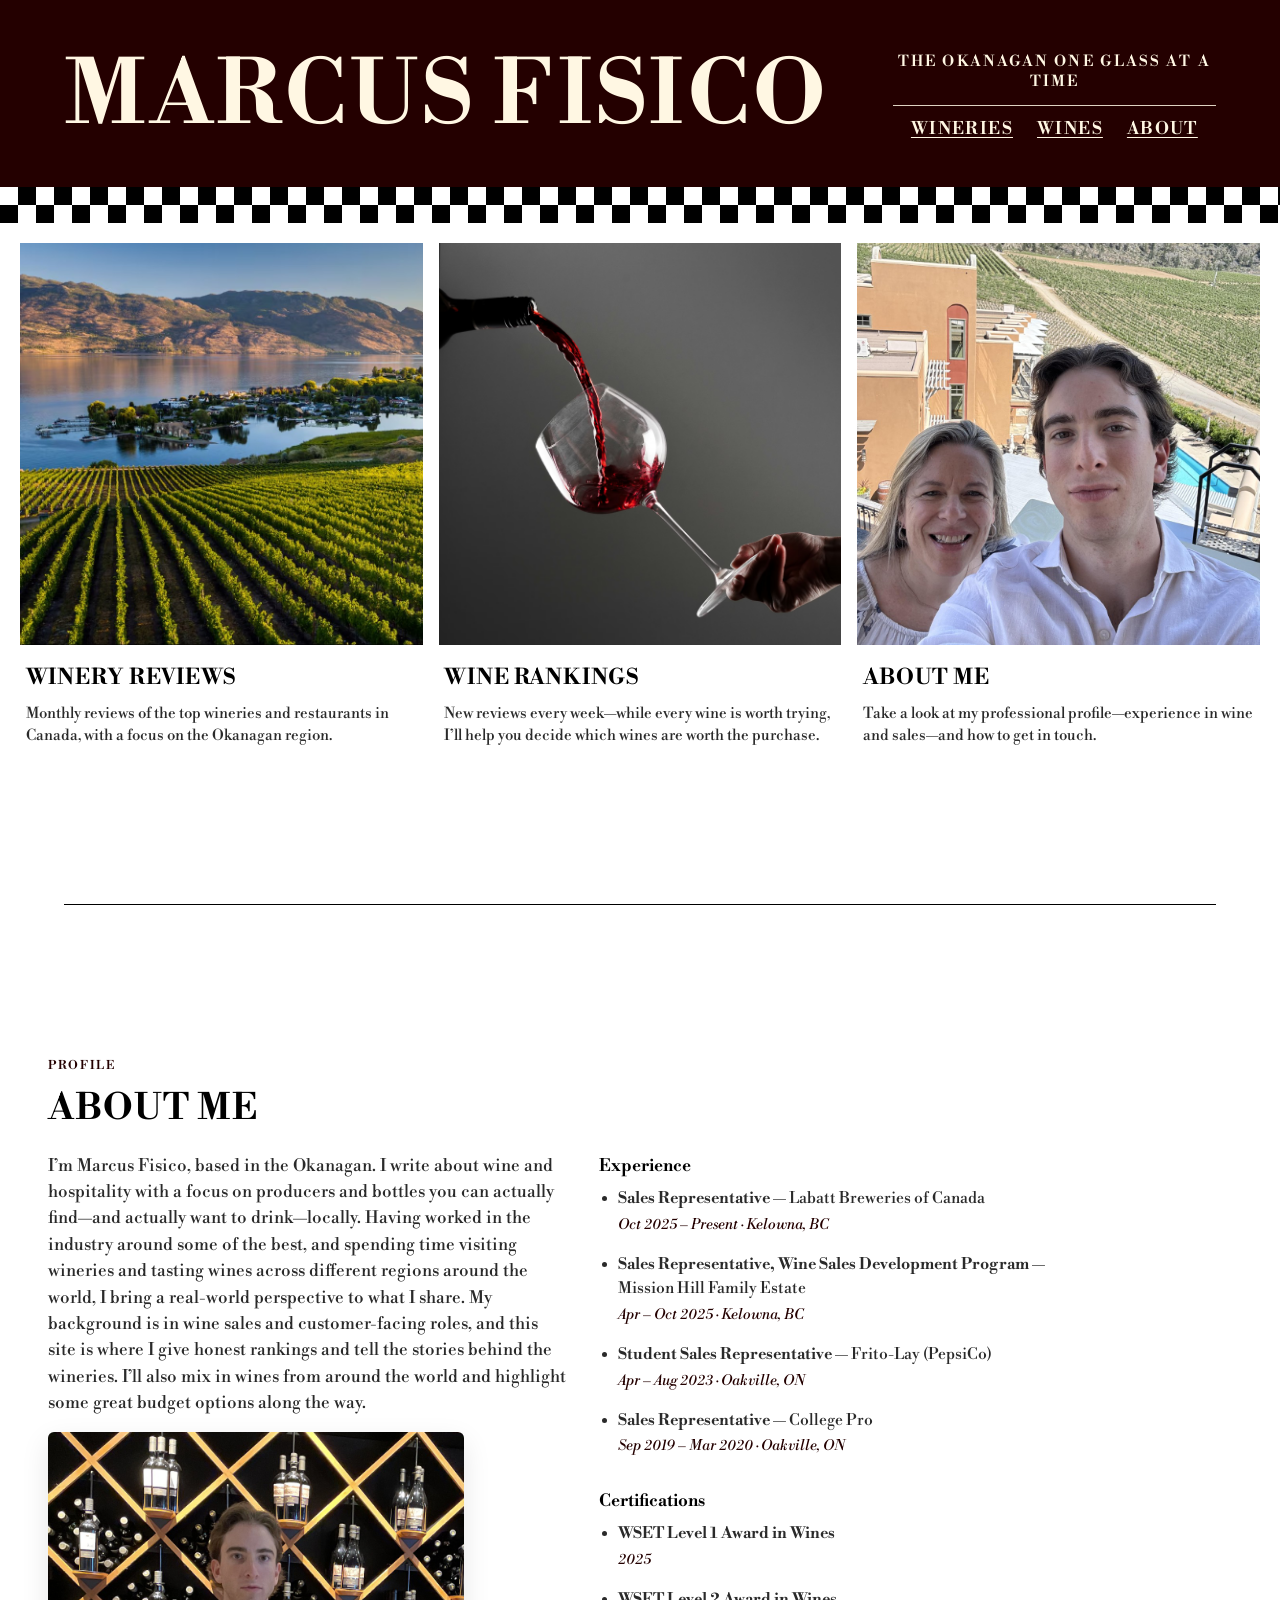
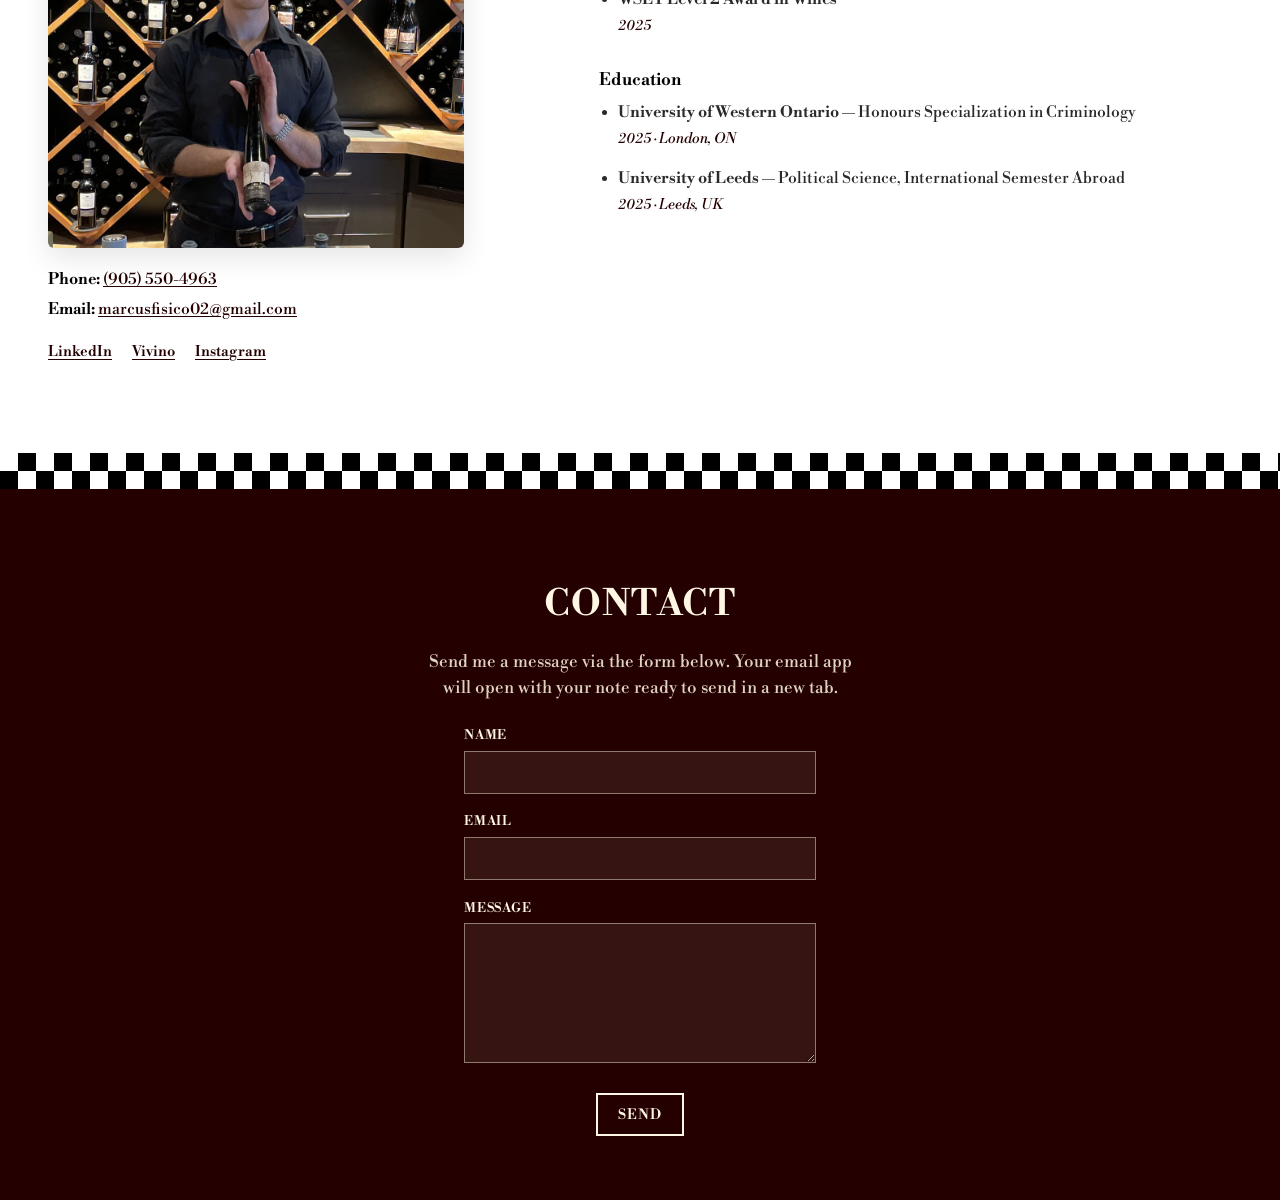
<file: index.html>
<!DOCTYPE html>
<html lang="en">
  <head>
    <meta charset="utf-8" />
    <meta name="viewport" content="width=device-width, initial-scale=1" />
    <meta
      name="description"
      content="Marcus Fisico — The Okanagan one glass at a time. Winery reviews, wine rankings, and more."
    />
    <title>Marcus Fisico</title>
    <link rel="preconnect" href="https://fonts.googleapis.com" />
    <link rel="preconnect" href="https://fonts.gstatic.com" crossorigin />
    <link
      href="https://fonts.googleapis.com/css2?family=Libre+Bodoni:ital,wght@0,400;0,600;0,700;1,400&display=swap"
      rel="stylesheet"
    />
    <link rel="stylesheet" href="styles.css" />
  </head>
  <body>
    <a class="skip-link" href="#main">Skip to content</a>
    <header class="site-header">
      <div class="header-inner">
        <h1 class="site-title">MARCUS FISICO</h1>
        <div class="header-right">
          <p class="slogan">THE OKANAGAN ONE GLASS AT A TIME</p>
          <hr class="header-rule" />
          <nav class="header-nav" aria-label="Primary">
            <a href="reviews.html">WINERIES</a>
            <a href="rankings.html">WINES</a>
            <a href="#about">ABOUT</a>
          </nav>
        </div>
      </div>
    </header>
    <div class="checkerboard" aria-hidden="true"></div>

    <main id="main">
      <section class="hero" aria-labelledby="hero-heading">
        <h2 id="hero-heading" class="visually-hidden">Featured sections</h2>
        <div class="hero-grid">
          <a class="hero-card" href="reviews.html">
            <div class="hero-card__image-wrap">
              <img
                src="assets/hero-winery.png"
                alt="Okanagan vineyard rows above a lake and mountains at golden hour"
                width="800"
                height="800"
                loading="eager"
              />
            </div>
            <div class="hero-card__body">
              <h3 class="hero-card__title">WINERY REVIEWS</h3>
              <p class="hero-card__desc">
                Monthly reviews of the top wineries and restaurants in Canada, with a focus on the
                Okanagan region.
              </p>
            </div>
          </a>
          <a class="hero-card" href="rankings.html">
            <div class="hero-card__image-wrap">
              <img
                src="assets/hero-wine.png"
                alt="Red wine poured from a bottle into a tilted glass"
                width="800"
                height="800"
                loading="eager"
              />
            </div>
            <div class="hero-card__body">
              <h3 class="hero-card__title">WINE RANKINGS</h3>
              <p class="hero-card__desc">
                New reviews every week—while every wine is worth trying, I’ll help you decide
                which wines are worth the purchase.
              </p>
            </div>
          </a>
          <a class="hero-card" href="#about">
            <div class="hero-card__image-wrap">
              <img
                src="assets/hero-about.png"
                alt="Marcus Fisico on a winery terrace with vineyards and resort buildings in the background"
                width="800"
                height="800"
                loading="eager"
              />
            </div>
            <div class="hero-card__body">
              <h3 class="hero-card__title">ABOUT ME</h3>
              <p class="hero-card__desc">
                Take a look at my professional profile—experience in wine and sales—and how to get
                in touch.
              </p>
            </div>
          </a>
        </div>
      </section>

      <hr class="section-divider" />

      <section id="about" class="content-section content-section--wide" aria-labelledby="about-heading">
        <p class="section-kicker">Profile</p>
        <h2 id="about-heading" class="section-title">ABOUT ME</h2>
        <div class="about-grid">
          <div>
            <p class="about-bio">
              I’m Marcus Fisico, based in the Okanagan. I write about wine and hospitality with a
              focus on producers and bottles you can actually find—and actually want to
              drink—locally. Having worked in the industry around some of the best, and spending
              time visiting wineries and tasting wines across different regions around the world, I
              bring a real-world perspective to what I share. My background is in wine sales and
              customer-facing roles, and this site is where I give honest rankings and tell the
              stories behind the wineries. I’ll also mix in wines from around the world and highlight
              some great budget options along the way.
            </p>
            <figure class="about-bio-photo-wrap">
              <img
                class="about-bio-photo"
                src="assets/about-below-bio.png"
                alt="Marcus Fisico in a wine cellar holding a bottle, wooden rack of bottles behind him"
                width="800"
                height="800"
                loading="lazy"
              />
            </figure>
            <p class="contact-line">
              <strong>Phone:</strong>
              <a href="tel:+19055504963">(905) 550-4963</a>
            </p>
            <p class="contact-line">
              <strong>Email:</strong>
              <a href="mailto:marcusfisico02@gmail.com">marcusfisico02@gmail.com</a>
            </p>
            <ul class="social-list">
              <li><a href="https://www.linkedin.com/in/marcus-fisico-1479641a9/" rel="noopener noreferrer">LinkedIn</a></li>
              <li><a href="https://www.vivino.com/es/users/marcus.fisico" rel="noopener noreferrer">Vivino</a></li>
              <li><a href="https://www.instagram.com/marcusfisico/" rel="noopener noreferrer">Instagram</a></li>
            </ul>
          </div>
          <div class="resume-block">
            <h3>Experience</h3>
            <ul class="resume-jobs">
              <li>
                <strong>Sales Representative</strong> — Labatt Breweries of Canada<br />
                <span class="resume-job-meta">Oct 2025 – Present · Kelowna, BC</span>
              </li>
              <li>
                <strong>Sales Representative, Wine Sales Development Program</strong> —<br />
                Mission Hill Family Estate<br />
                <span class="resume-job-meta">Apr – Oct 2025 · Kelowna, BC</span>
              </li>
              <li>
                <strong>Student Sales Representative</strong> — Frito-Lay (PepsiCo)<br />
                <span class="resume-job-meta">Apr – Aug 2023 · Oakville, ON</span>
              </li>
              <li>
                <strong>Sales Representative</strong> — College Pro<br />
                <span class="resume-job-meta">Sep 2019 – Mar 2020 · Oakville, ON</span>
              </li>
            </ul>
            <h3>Certifications</h3>
            <ul class="resume-certificates">
              <li>
                <strong>WSET Level 1 Award in Wines</strong><br />
                <span class="resume-job-meta">2025</span>
              </li>
              <li>
                <strong>WSET Level 2 Award in Wines</strong><br />
                <span class="resume-job-meta">2025</span>
              </li>
            </ul>
            <h3>Education</h3>
            <ul class="resume-education">
              <li>
                <strong>University of Western Ontario</strong> — Honours Specialization in
                Criminology<br />
                <span class="resume-job-meta">2025 · London, ON</span>
              </li>
              <li>
                <strong>University of Leeds</strong> — Political Science, International Semester
                Abroad<br />
                <span class="resume-job-meta">2025 · Leeds, UK</span>
              </li>
            </ul>
          </div>
        </div>
      </section>

      <div class="checkerboard" aria-hidden="true"></div>

      <footer id="contact" class="contact-footer">
        <div class="contact-inner">
          <h2 class="section-title">CONTACT</h2>
          <p class="section-lead">
            Send me a message via the form below. Your email app<br />
            will open with your note ready to send in a new tab.
          </p>
          <form id="contact-form" class="contact-form" novalidate>
            <label for="contact-name">Name</label>
            <input id="contact-name" name="name" type="text" autocomplete="name" />

            <label for="contact-email">Email</label>
            <input id="contact-email" name="email" type="email" autocomplete="email" />

            <label for="contact-message">Message</label>
            <textarea id="contact-message" name="message" required></textarea>

            <button type="submit" class="btn">Send</button>
          </form>
        </div>
      </footer>
    </main>

    <script src="script.js"></script>
  </body>
</html>
</file>
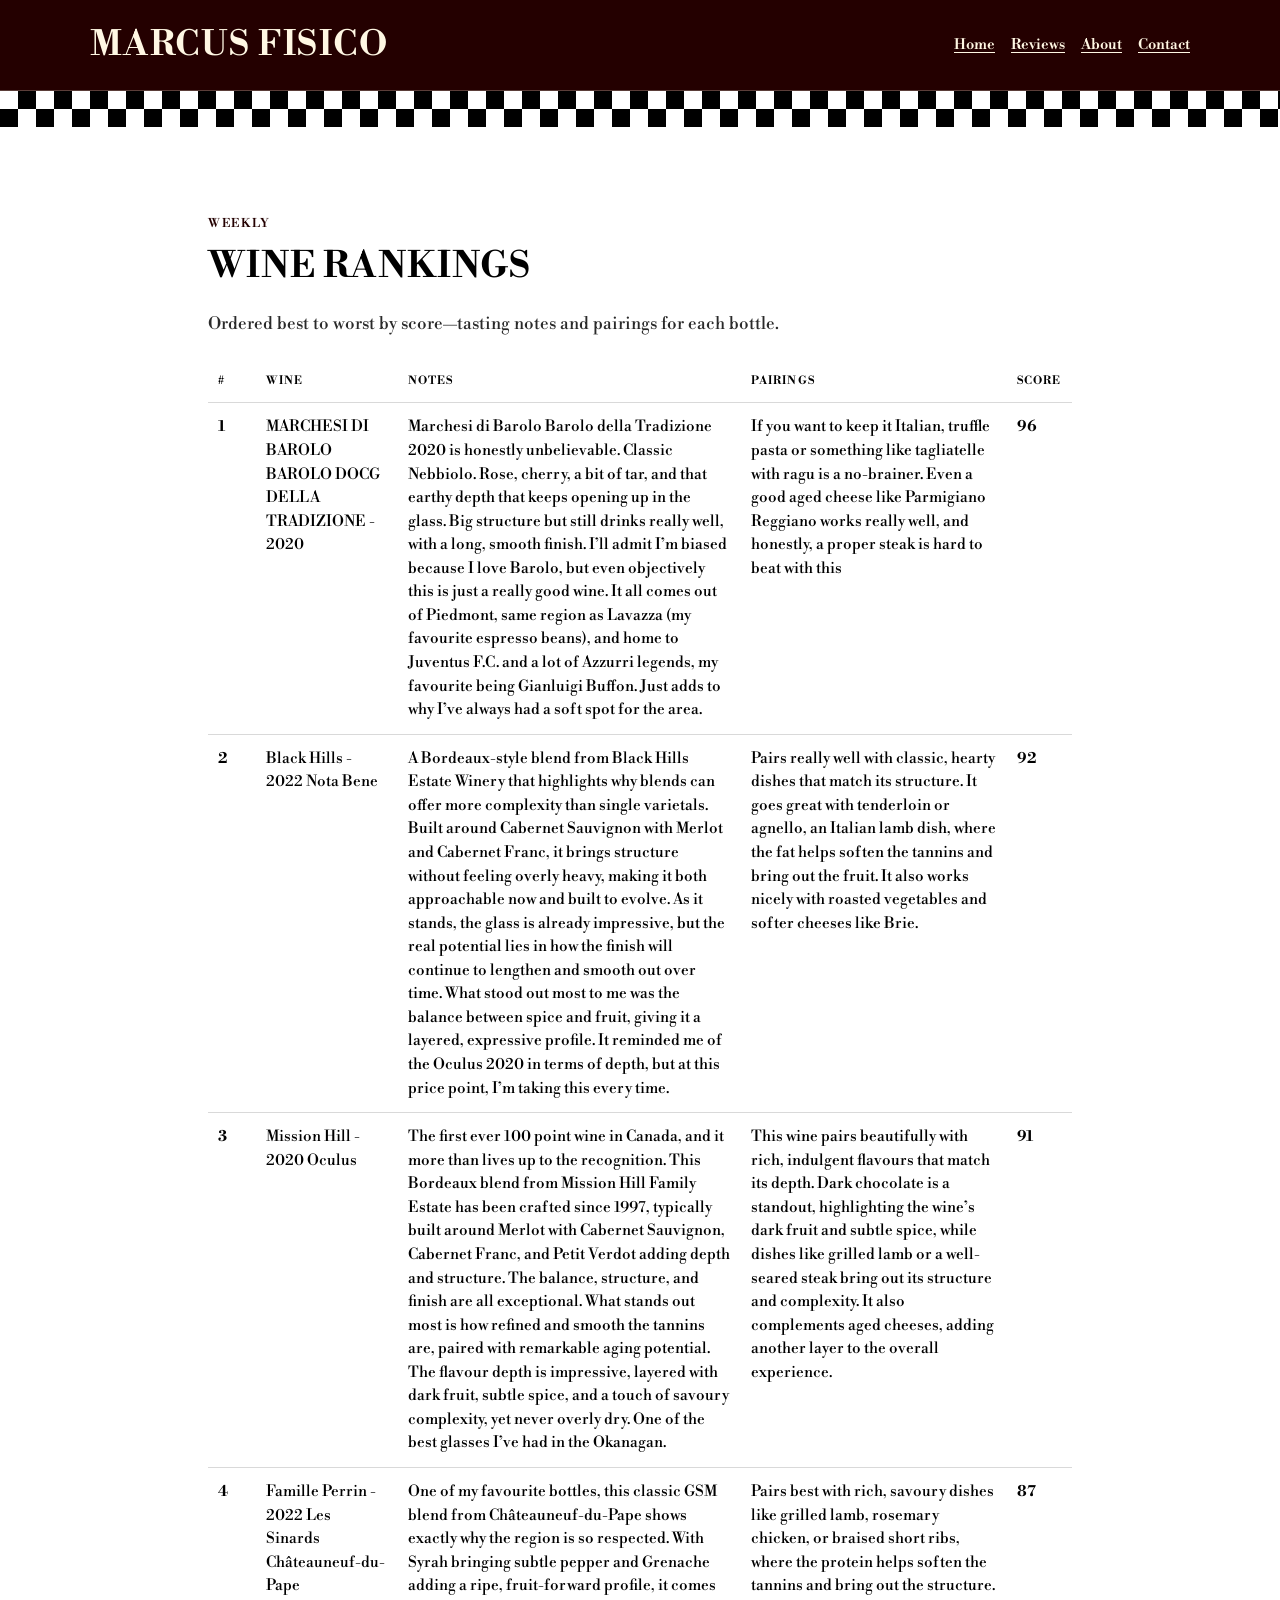
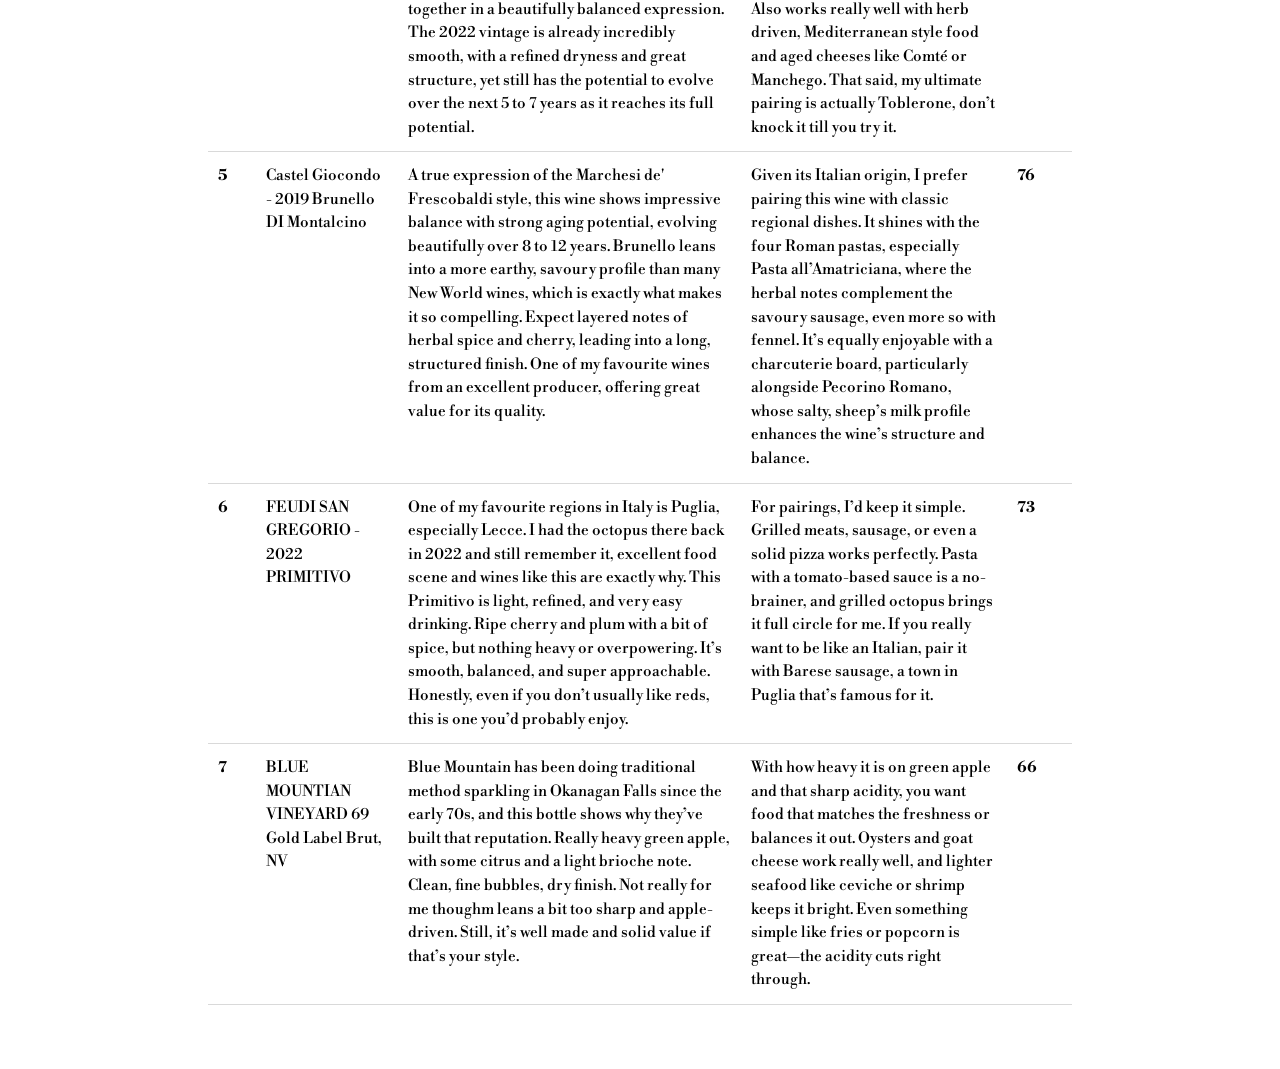
<file: rankings.html>
<!DOCTYPE html>
<html lang="en">
  <head>
    <meta charset="utf-8" />
    <meta name="viewport" content="width=device-width, initial-scale=1" />
    <meta name="description" content="Weekly wine rankings by Marcus Fisico — scores, notes, pairings." />
    <title>Wine rankings — Marcus Fisico</title>
    <link rel="preconnect" href="https://fonts.googleapis.com" />
    <link rel="preconnect" href="https://fonts.gstatic.com" crossorigin />
    <link
      href="https://fonts.googleapis.com/css2?family=Libre+Bodoni:ital,wght@0,400;0,600;0,700;1,400&display=swap"
      rel="stylesheet"
    />
    <link rel="stylesheet" href="styles.css" />
  </head>
  <body>
    <a class="skip-link" href="#main">Skip to content</a>
    <header class="subpage-header">
      <div class="subpage-header-inner">
        <div class="site-title">
          <a href="index.html" aria-label="Marcus Fisico — home">MARCUS FISICO</a>
        </div>
        <nav class="subpage-nav" aria-label="Site">
          <a href="index.html">Home</a>
          <a href="reviews.html">Reviews</a>
          <a href="index.html#about">About</a>
          <a href="index.html#contact">Contact</a>
        </nav>
      </div>
    </header>
    <div class="checkerboard" aria-hidden="true"></div>

    <main class="subpage-main subpage-main--wide" id="main">
      <p class="section-kicker">Weekly</p>
      <h1 class="section-title">WINE RANKINGS</h1>
      <p class="section-lead">
        Ordered best to worst by score—tasting notes and pairings for each bottle.
      </p>

      <div class="rankings-table-wrap">
        <table class="rankings-table">
          <caption class="visually-hidden">
            Wines ranked from highest to lowest score
          </caption>
          <thead>
            <tr>
              <th scope="col" class="col-rank">#</th>
              <th scope="col">Wine</th>
              <th scope="col">Notes</th>
              <th scope="col">Pairings</th>
              <th scope="col" class="col-score">Score</th>
            </tr>
          </thead>
          <tbody id="rankings-tbody"></tbody>
        </table>
      </div>
    </main>
    <script src="js/rankings-page.js"></script>
  </body>
</html>
</file>
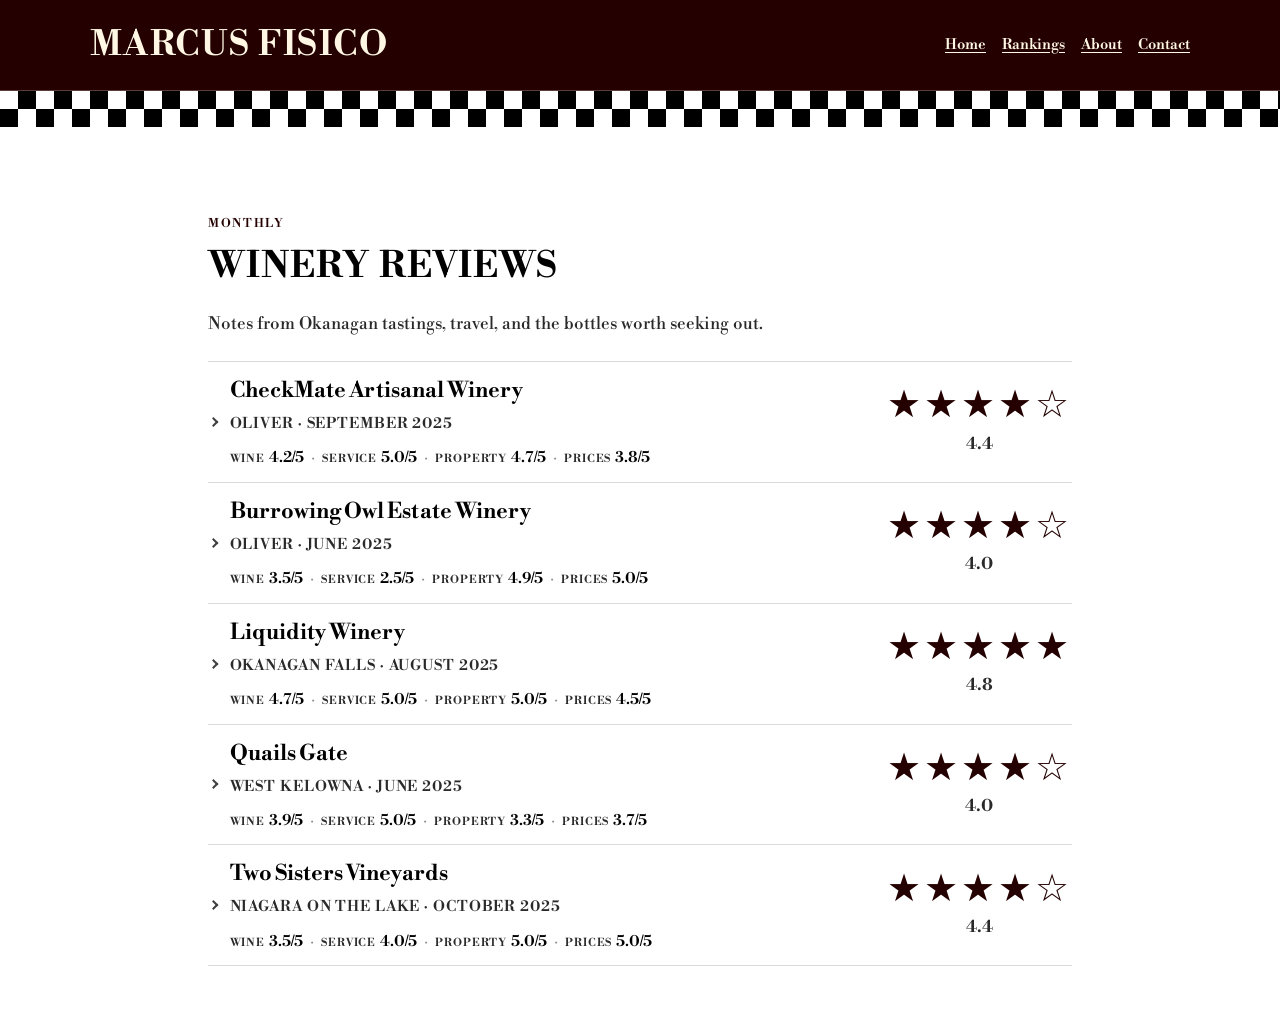
<file: reviews.html>
<!DOCTYPE html>
<html lang="en">
  <head>
    <meta charset="utf-8" />
    <meta name="viewport" content="width=device-width, initial-scale=1" />
    <meta name="description" content="Winery reviews by Marcus Fisico — Okanagan and Canada." />
    <title>Winery reviews — Marcus Fisico</title>
    <link rel="preconnect" href="https://fonts.googleapis.com" />
    <link rel="preconnect" href="https://fonts.gstatic.com" crossorigin />
    <link
      href="https://fonts.googleapis.com/css2?family=Libre+Bodoni:ital,wght@0,400;0,600;0,700;1,400&display=swap"
      rel="stylesheet"
    />
    <link rel="stylesheet" href="styles.css" />
  </head>
  <body>
    <a class="skip-link" href="#main">Skip to content</a>
    <header class="subpage-header">
      <div class="subpage-header-inner">
        <div class="site-title">
          <a href="index.html" aria-label="Marcus Fisico — home">MARCUS FISICO</a>
        </div>
        <nav class="subpage-nav" aria-label="Site">
          <a href="index.html">Home</a>
          <a href="rankings.html">Rankings</a>
          <a href="index.html#about">About</a>
          <a href="index.html#contact">Contact</a>
        </nav>
      </div>
    </header>
    <div class="checkerboard" aria-hidden="true"></div>

    <main class="subpage-main subpage-main--wide" id="main">
      <p class="section-kicker">Monthly</p>
      <h1 class="section-title">WINERY REVIEWS</h1>
      <p class="section-lead">
        Notes from Okanagan tastings, travel, and the bottles worth seeking out.
      </p>

      <div class="review-list" id="reviews-list"></div>
    </main>
    <script src="js/reviews-page.js"></script>
  </body>
</html>
</file>
<file: styles.css>
/* Marcus Fisico — shared styles */

:root {
  --page-bg: #ffffff;
  --cream: #fff7e3;
  --ink: #000000;
  --maroon: #240000;
  --cream-on-dark: #fff7e3;
  --muted: #2a2a2a;
  --check-sq: 18px;
  /* Didone / wine-label serif */
  --font-label: "Libre Bodoni", "Bodoni MT", "Didot", "Libre Baskerville", Georgia, serif;
  --space-section: clamp(3rem, 8vw, 5.5rem);
}

*,
*::before,
*::after {
  box-sizing: border-box;
}

html {
  scroll-behavior: smooth;
}

body {
  margin: 0;
  font-family: var(--font-label);
  font-size: 1.0625rem;
  line-height: 1.55;
  color: var(--ink);
  background-color: var(--page-bg);
}

img {
  max-width: 100%;
  height: auto;
  display: block;
}

a {
  color: inherit;
  transition:
    transform 0.22s ease,
    text-underline-offset 0.22s ease,
    opacity 0.22s ease,
    background-color 0.18s ease,
    color 0.18s ease,
    border-color 0.18s ease,
    box-shadow 0.22s ease;
}

a:hover {
  opacity: 0.88;
}

/* Nav & text links: slight lift + deeper underline */
.header-nav a,
.subpage-nav a,
.social-list a,
.contact-line a {
  display: inline-block;
}

.header-nav a:hover,
.subpage-nav a:hover,
.social-list a:hover,
.contact-line a:hover {
  transform: translateY(-2px);
  text-underline-offset: 6px;
  opacity: 1;
}

:focus-visible {
  outline: 2px solid var(--ink);
  outline-offset: 3px;
}

.contact-footer :focus-visible {
  outline-color: var(--cream-on-dark);
}

.skip-link {
  position: absolute;
  left: -9999px;
  top: 0;
  z-index: 1000;
  padding: 0.65rem 1rem;
  font-weight: 700;
  font-size: 0.875rem;
  text-decoration: none;
  color: var(--ink);
  background: var(--page-bg);
  border: 2px solid var(--ink);
}

.skip-link:focus {
  left: 1rem;
  top: 1rem;
  outline: none;
}

.visually-hidden {
  position: absolute;
  width: 1px;
  height: 1px;
  padding: 0;
  margin: -1px;
  overflow: hidden;
  clip: rect(0, 0, 0, 0);
  white-space: nowrap;
  border: 0;
}

/* Checkerboard — two visible rows */
.checkerboard {
  --sq: var(--check-sq);
  width: 100%;
  height: calc(var(--sq) * 2);
  overflow: hidden;
  background-color: #fff;
  background-image:
    linear-gradient(
      45deg,
      #000 25%,
      transparent 25%,
      transparent 75%,
      #000 75%,
      #000
    ),
    linear-gradient(
      45deg,
      #000 25%,
      transparent 25%,
      transparent 75%,
      #000 75%,
      #000
    );
  background-size: calc(var(--sq) * 2) calc(var(--sq) * 2);
  background-position: 0 0, var(--sq) var(--sq);
}

/* Header */
.site-header {
  padding: clamp(2rem, 5vw, 3.25rem) clamp(1.25rem, 6vw, 4rem) clamp(1.75rem, 4vw, 2.75rem);
  background-color: var(--maroon);
  color: var(--cream-on-dark);
}

.site-header :focus-visible {
  outline-color: var(--cream-on-dark);
}

.header-inner {
  display: grid;
  grid-template-columns: 1fr 1fr;
  align-items: center;
  gap: clamp(1.5rem, 4vw, 2.5rem) clamp(2rem, 5vw, 4rem);
  max-width: 1480px;
  margin: 0 auto;
}

@media (max-width: 720px) {
  .header-inner {
    grid-template-columns: 1fr;
    justify-items: center;
    text-align: center;
  }

  .header-right {
    max-width: 100%;
  }
}

.site-title {
  margin: 0;
  font-family: var(--font-label);
  font-weight: 700;
  font-size: clamp(2.75rem, 8.5vw, 5.5rem);
  line-height: 0.98;
  letter-spacing: 0.04em;
  color: var(--cream-on-dark);
  justify-self: start;
  white-space: nowrap;
}

@media (max-width: 720px) {
  .site-title {
    justify-self: center;
  }
}

.header-right {
  text-align: center;
  width: 100%;
  max-width: none;
  justify-self: stretch;
  display: flex;
  flex-direction: column;
  align-items: center;
}

.slogan {
  margin: 0 0 0.75rem;
  font-family: var(--font-label);
  font-size: clamp(0.78rem, 1.65vw, 0.9375rem);
  font-weight: 600;
  letter-spacing: 0.14em;
  text-transform: uppercase;
  line-height: 1.35;
  color: var(--cream-on-dark);
}

.header-rule {
  border: none;
  border-top: 1px solid var(--cream-on-dark);
  margin: 0 0 0.65rem;
  width: min(100%, 28rem);
  opacity: 0.85;
}

.header-nav {
  display: flex;
  flex-wrap: wrap;
  justify-content: center;
  gap: 0.85rem 1.5rem;
  font-family: var(--font-label);
  font-size: clamp(0.95rem, 1.35vw, 1.125rem);
  font-weight: 600;
  letter-spacing: 0.08em;
}

.header-nav a {
  text-decoration: underline;
  text-underline-offset: 3px;
  color: var(--cream-on-dark);
}

/* Hero */
.hero {
  padding: clamp(0.75rem, 2vw, 1.25rem) clamp(0.75rem, 2.5vw, 1.25rem) var(--space-section);
}

.hero-grid {
  display: grid;
  grid-template-columns: repeat(3, 1fr);
  gap: clamp(0.65rem, 1.8vw, 1rem);
  max-width: 1400px;
  margin: 0 auto;
}

@media (max-width: 900px) {
  .hero-grid {
    grid-template-columns: 1fr;
  }
}

.hero-card {
  display: flex;
  flex-direction: column;
  text-decoration: none;
  color: inherit;
}

.hero-card:hover {
  transform: translateY(-4px);
  box-shadow: 0 12px 32px rgba(0, 0, 0, 0.1);
  opacity: 1;
}

.hero-card__image-wrap {
  position: relative;
  width: 100%;
  aspect-ratio: 1 / 1;
  overflow: hidden;
  background: #e8e8e8;
  flex-shrink: 0;
}

.hero-card__image-wrap img {
  width: 100%;
  height: 100%;
  object-fit: cover;
}

.hero-card__body {
  padding: 1rem 0.35rem 0.25rem;
}

.hero-card__title {
  margin: 0 0 0.5rem;
  font-family: var(--font-label);
  font-weight: 700;
  font-size: clamp(1.125rem, 2.2vw, 1.35rem);
  letter-spacing: 0.04em;
}

.hero-card__desc {
  margin: 0;
  font-size: 0.9375rem;
  color: var(--muted);
  font-family: var(--font-label);
  line-height: 1.5;
}

/* Rule before profile — black line, inset left/right */
.section-divider {
  border: none;
  border-top: 1px solid var(--ink);
  margin: clamp(2.5rem, 6vw, 4rem) clamp(1.25rem, 6vw, 4rem);
}

/* Content sections */
.content-section {
  scroll-margin-top: 1rem;
  padding: var(--space-section) clamp(1rem, 5vw, 3rem);
  max-width: 900px;
  margin: 0 auto;
}

.content-section--wide {
  max-width: 1280px;
}

.section-kicker {
  margin: 0 0 0.35rem;
  font-family: var(--font-label);
  font-size: 0.75rem;
  font-weight: 600;
  letter-spacing: 0.14em;
  text-transform: uppercase;
  color: var(--maroon);
}

.section-title {
  margin: 0 0 1rem;
  font-family: var(--font-label);
  font-weight: 700;
  font-size: clamp(1.75rem, 4vw, 2.25rem);
  letter-spacing: 0.03em;
}

.section-lead {
  margin: 0 0 1.5rem;
  color: var(--muted);
  font-family: var(--font-label);
  font-size: 1.0625rem;
}

.btn {
  display: inline-block;
  padding: 0.65rem 1.25rem;
  font-family: var(--font-label);
  font-weight: 600;
  font-size: 0.875rem;
  letter-spacing: 0.08em;
  text-transform: uppercase;
  text-decoration: none;
  border: 2px solid var(--ink);
  background: transparent;
  color: var(--ink);
  cursor: pointer;
  transition:
    background 0.18s ease,
    color 0.18s ease,
    transform 0.22s ease,
    border-color 0.18s ease,
    box-shadow 0.22s ease;
}

.btn:hover {
  background: var(--ink);
  color: var(--page-bg);
  opacity: 1;
  transform: translateY(-2px);
  box-shadow: 0 6px 20px rgba(0, 0, 0, 0.12);
}

/* About */
.about-grid {
  display: grid;
  gap: 2rem;
}

@media (min-width: 700px) {
  .about-grid {
    grid-template-columns: minmax(0, 1fr) minmax(0, 1.22fr);
    align-items: start;
  }
}

.about-bio {
  margin: 0 0 1rem;
  color: var(--muted);
  font-family: var(--font-label);
}

.about-bio-photo-wrap {
  margin: 0 0 1.25rem;
  max-width: min(100%, 26rem);
}

.about-bio-photo {
  width: 100%;
  height: auto;
  display: block;
  border-radius: 6px;
  box-shadow: 0 10px 28px rgba(0, 0, 0, 0.1);
}

#about .contact-line a,
#about .social-list a {
  color: var(--maroon);
}

.resume-block h3 {
  margin: 1.5rem 0 0.5rem;
  font-family: var(--font-label);
  font-size: 1.05rem;
}

.resume-block h3:first-child {
  margin-top: 0;
}

.resume-block ul {
  margin: 0;
  padding-left: 1.2rem;
  color: var(--muted);
  font-size: 0.98rem;
  list-style: disc;
  list-style-position: outside;
}

.resume-jobs > li,
.resume-education > li,
.resume-certificates > li {
  margin-bottom: 0.65rem;
}

.resume-jobs > li:last-child,
.resume-education > li:last-child,
.resume-certificates > li:last-child {
  margin-bottom: 0;
}

.resume-job-meta {
  display: inline-block;
  font-family: var(--font-label);
  font-size: 0.92em;
  font-style: italic;
  font-weight: 400;
  margin: 0.15rem 0 0.4rem;
  color: var(--maroon);
}

.resume-certificates {
  list-style: disc;
  padding-left: 1.2rem;
}

.contact-line {
  margin: 0.35rem 0;
  font-size: 0.98rem;
}

.contact-line a {
  text-decoration: underline;
  text-underline-offset: 2px;
}

.social-list {
  display: flex;
  flex-wrap: wrap;
  gap: 0.75rem 1.25rem;
  margin: 1rem 0 0;
  padding: 0;
  list-style: none;
}

.social-list a {
  font-weight: 600;
  font-size: 0.9rem;
  text-decoration: underline;
  text-underline-offset: 3px;
}

/* Contact footer */
.contact-footer {
  scroll-margin-top: 1rem;
  padding: var(--space-section) clamp(1rem, 5vw, 3rem) clamp(2.5rem, 6vw, 4rem);
  background-color: var(--maroon);
  color: var(--cream-on-dark);
}

.contact-inner {
  max-width: 560px;
  margin: 0 auto;
}

.contact-footer .section-title {
  color: var(--cream-on-dark);
  text-align: center;
}

.contact-footer .section-lead {
  color: rgba(255, 247, 227, 0.85);
  text-align: center;
}

.contact-form {
  width: 100%;
  max-width: 22rem;
  margin-inline: auto;
}

.contact-form label {
  display: block;
  margin-bottom: 0.35rem;
  font-size: 0.8125rem;
  font-weight: 600;
  letter-spacing: 0.06em;
  text-transform: uppercase;
}

.contact-form input,
.contact-form textarea {
  width: 100%;
  margin-bottom: 1.1rem;
  padding: 0.65rem 0.75rem;
  font-family: var(--font-label);
  font-size: 1rem;
  color: var(--cream-on-dark);
  background: rgba(255, 247, 227, 0.08);
  border: 1px solid rgba(255, 247, 227, 0.45);
  border-radius: 0;
}

.contact-form input::placeholder,
.contact-form textarea::placeholder {
  color: rgba(255, 247, 227, 0.45);
}

.contact-form textarea {
  min-height: 140px;
  resize: vertical;
}

.contact-form .btn {
  display: block;
  border-color: var(--cream-on-dark);
  color: var(--cream-on-dark);
  margin-top: 0.25rem;
  margin-inline: auto;
}

.contact-form .btn:hover {
  background: var(--cream-on-dark);
  color: var(--maroon);
  box-shadow: 0 6px 22px rgba(0, 0, 0, 0.35);
}

/* Subpages */
.subpage-header {
  padding: clamp(1.35rem, 3vw, 1.75rem) clamp(1rem, 5vw, 3rem);
  background-color: var(--maroon);
  color: var(--cream-on-dark);
  border-bottom: 1px solid rgba(255, 247, 227, 0.25);
}

.subpage-header :focus-visible {
  outline-color: var(--cream-on-dark);
}

.subpage-header-inner {
  display: flex;
  flex-wrap: wrap;
  align-items: center;
  justify-content: space-between;
  gap: 1rem;
  max-width: 1100px;
  margin: 0 auto;
}

.subpage-header .site-title {
  font-size: clamp(1.5rem, 3.5vw, 2.15rem);
}

.subpage-header .site-title a {
  text-decoration: none;
  color: inherit;
  display: inline-block;
}

.subpage-header .site-title a:hover {
  transform: translateY(-2px);
  opacity: 1;
}

.subpage-nav {
  display: flex;
  gap: 1rem;
  font-family: var(--font-label);
  font-weight: 600;
  font-size: 0.9rem;
}

.subpage-nav a {
  text-decoration: underline;
  text-underline-offset: 3px;
  color: var(--cream-on-dark);
}

.subpage-main {
  padding: var(--space-section) clamp(1rem, 5vw, 3rem) 4rem;
  max-width: 800px;
  margin: 0 auto;
}

.subpage-main--wide {
  max-width: 960px;
}

.review-list {
  display: flex;
  flex-direction: column;
  gap: 0;
}

details.review-card {
  margin: 0;
  padding: 0.75rem 0;
  border-bottom: 1px solid rgba(0, 0, 0, 0.15);
}

details.review-card:first-of-type {
  padding-top: 0.75rem;
  border-top: 1px solid rgba(0, 0, 0, 0.15);
}

details.review-card:last-of-type {
  border-bottom: 1px solid rgba(0, 0, 0, 0.15);
}

.review-card__summary {
  list-style: none;
  cursor: pointer;
  position: relative;
  padding-left: 1.35rem;
}

.review-card__summary::-webkit-details-marker {
  display: none;
}

.review-card__summary::before {
  content: "";
  position: absolute;
  left: 0.1rem;
  top: 50%;
  width: 0.45rem;
  height: 0.45rem;
  border-right: 2px solid var(--ink);
  border-bottom: 2px solid var(--ink);
  transform: translateY(-50%) rotate(-45deg);
  transition: transform 0.2s ease;
  opacity: 0.75;
}

details[open] > .review-card__summary::before {
  transform: translateY(-50%) rotate(45deg);
}

.review-card__summary:focus {
  outline: none;
}

.review-card__summary:focus-visible {
  outline: 2px solid var(--maroon);
  outline-offset: 3px;
}

.review-card__summary-inner {
  display: flex;
  flex-direction: column;
  gap: 0;
}

.review-card__header-layout {
  display: flex;
  flex-direction: row;
  flex-wrap: wrap;
  align-items: center;
  justify-content: space-between;
  gap: 0.75rem 1.5rem;
}

.review-card__header-main {
  flex: 1 1 16rem;
  min-width: 0;
}

.review-card__title {
  margin: 0;
  font-family: var(--font-label);
  font-size: 1.35rem;
}

.review-card__subhead {
  margin: 0.35rem 0 0;
  font-family: var(--font-label);
  font-size: 0.92rem;
  font-weight: 600;
  letter-spacing: 0.06em;
  text-transform: uppercase;
  color: var(--muted);
}

.review-scores-inline {
  display: flex;
  flex-wrap: wrap;
  align-items: baseline;
  gap: 0.35rem 0.5rem;
  margin-top: 0.65rem;
}

.review-score-inline {
  display: inline-flex;
  align-items: baseline;
  gap: 0.25rem;
  white-space: nowrap;
}

.review-score-sep {
  font-family: var(--font-label);
  font-size: 0.85rem;
  color: var(--muted);
  opacity: 0.55;
  user-select: none;
}

.review-score-label {
  font-family: var(--font-label);
  font-size: 0.68rem;
  font-weight: 700;
  letter-spacing: 0.08em;
  text-transform: uppercase;
  color: var(--muted);
}

.review-score-val {
  font-family: var(--font-label);
  font-size: 0.95rem;
  font-weight: 600;
}

.review-overall {
  display: flex;
  flex-direction: column;
  align-items: center;
  justify-content: center;
  gap: 0.35rem;
  flex: 0 0 auto;
  align-self: center;
  text-align: center;
  min-width: 6.5rem;
}

.review-overall-stars {
  font-size: clamp(1.75rem, 4vw, 2.35rem);
  letter-spacing: 0.08em;
  color: var(--maroon);
  line-height: 1;
}

.review-overall-num {
  font-family: var(--font-label);
  font-weight: 700;
  font-size: 1.05rem;
  color: var(--muted);
}

.review-card__expand {
  padding-top: 1rem;
  padding-left: 1.35rem;
}

.review-card__expand .review-meta {
  margin: 0 0 0.75rem;
  font-size: 0.85rem;
  letter-spacing: 0.04em;
  text-transform: uppercase;
  color: var(--muted);
}

.review-body-text {
  margin: 0;
  color: var(--muted);
  font-family: var(--font-label);
}

.review-card__gallery {
  display: grid;
  grid-template-columns: repeat(auto-fit, minmax(12rem, 1fr));
  gap: 0.65rem;
  margin-top: 1.25rem;
}

.review-card__gallery img {
  width: 100%;
  height: auto;
  display: block;
  border-radius: 6px;
  object-fit: cover;
  aspect-ratio: 4 / 3;
  background: #eee;
}

/* Rankings table */
.rankings-table-wrap {
  overflow-x: auto;
  margin-top: 1rem;
}

.rankings-table {
  width: 100%;
  border-collapse: collapse;
  font-size: 0.95rem;
}

.rankings-table th,
.rankings-table td {
  padding: 0.75rem 0.65rem;
  text-align: left;
  border-bottom: 1px solid rgba(0, 0, 0, 0.15);
  vertical-align: top;
}

.rankings-table th {
  font-family: var(--font-label);
  font-size: 0.7rem;
  font-weight: 700;
  letter-spacing: 0.1em;
  text-transform: uppercase;
}

.rankings-table .col-rank {
  width: 3rem;
  font-family: var(--font-label);
  font-weight: 700;
}

.rankings-table .col-score {
  font-family: var(--font-label);
  font-weight: 700;
  white-space: nowrap;
}
</file>
